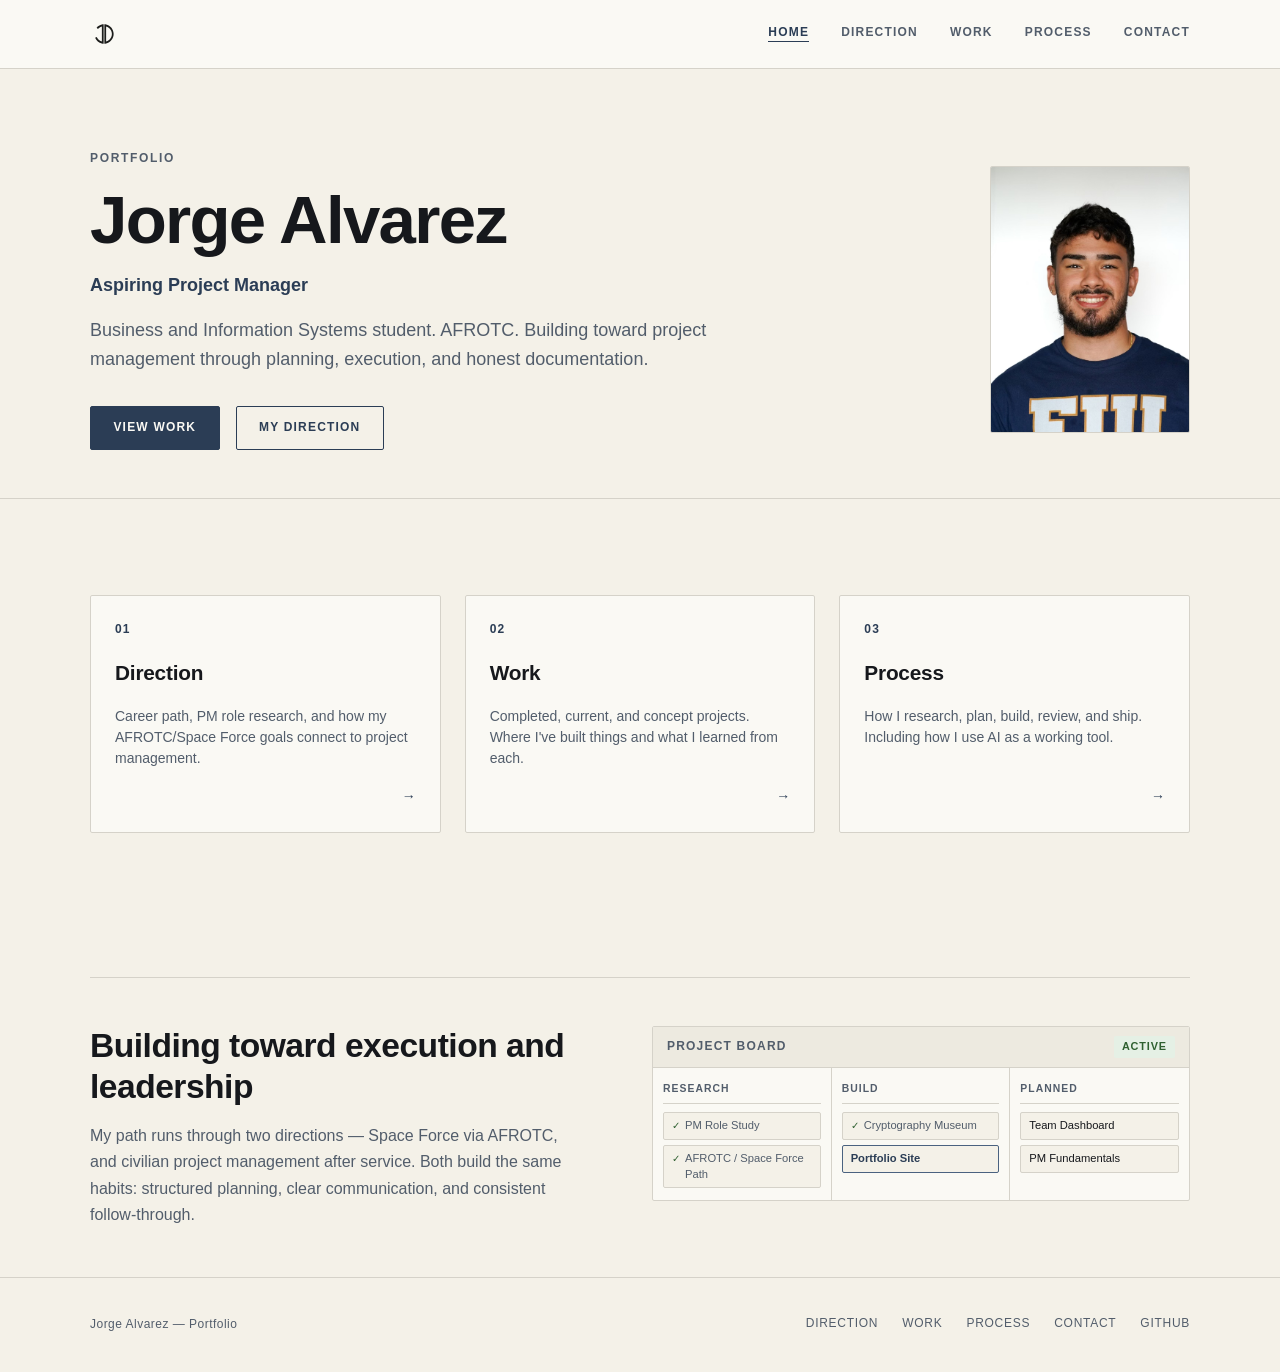
<file: index.html>
<!DOCTYPE html>
<html lang="en">
<head>
    <meta charset="UTF-8">
    <meta name="viewport" content="width=device-width, initial-scale=1.0">
    <meta name="description" content="Jorge Alvarez — Aspiring Project Manager. Business and Information Systems student building toward project management roles.">
    <title>Jorge Alvarez</title>
    <link rel="icon" type="image/svg+xml" href="assets/images/brand/ja-monogram.svg">
    <link rel="stylesheet" href="styles.css">
</head>
<body>

    <nav class="navbar">
        <div class="container">
            <div class="nav-brand" aria-label="Jorge Alvarez">
                <img src="assets/images/brand/ja-monogram.svg" alt="JA" class="nav-logo">
            </div>
            <ul class="nav-menu">
                <li><a href="index.html">Home</a></li>
                <li><a href="direction.html">Direction</a></li>
                <li><a href="work.html">Work</a></li>
                <li><a href="process.html">Process</a></li>
                <li><a href="contact.html">Contact</a></li>
            </ul>
        </div>
    </nav>

    <!-- Hero -->
    <section class="home-hero">
        <div class="container">
            <div class="hero-layout">
                <div class="hero-text">
                    <p class="section-label">Portfolio</p>
                    <h1>Jorge Alvarez</h1>
                    <p class="hero-role">Aspiring Project Manager</p>
                    <p class="hero-body">Business and Information Systems student. AFROTC. Building toward project management through planning, execution, and honest documentation.</p>
                    <div class="hero-cta">
                        <a href="work.html" class="btn btn-primary">View Work</a>
                        <a href="direction.html" class="btn btn-outline">My Direction</a>
                    </div>
                </div>
                <figure class="hero-profile">
                    <img src="assets/images/brand/profile.jpg" alt="Portrait of Jorge Alvarez." loading="eager">
                </figure>
            </div>
        </div>
    </section>

    <!-- Nav cards -->
    <section class="section">
        <div class="container">
            <div class="home-nav-cards">

                <a href="direction.html" class="home-nav-card">
                    <span class="hnc-label">01</span>
                    <span class="hnc-title">Direction</span>
                    <span class="hnc-desc">Career path, PM role research, and how my AFROTC/Space Force goals connect to project management.</span>
                    <span class="hnc-arrow">→</span>
                </a>

                <a href="work.html" class="home-nav-card">
                    <span class="hnc-label">02</span>
                    <span class="hnc-title">Work</span>
                    <span class="hnc-desc">Completed, current, and concept projects. Where I've built things and what I learned from each.</span>
                    <span class="hnc-arrow">→</span>
                </a>

                <a href="process.html" class="home-nav-card">
                    <span class="hnc-label">03</span>
                    <span class="hnc-title">Process</span>
                    <span class="hnc-desc">How I research, plan, build, review, and ship. Including how I use AI as a working tool.</span>
                    <span class="hnc-arrow">→</span>
                </a>

            </div>
        </div>
    </section>

    <!-- About + project board -->
    <section class="section">
        <div class="container">
            <hr class="section-rule">
            <div class="home-visual-row">
                <div class="hvr-text">
                    <h2>Building toward execution and leadership</h2>
                    <p>My path runs through two directions — Space Force via AFROTC, and civilian project management after service. Both build the same habits: structured planning, clear communication, and consistent follow-through.</p>
                </div>
                <!-- Project board — updated as projects move forward -->
                <div class="home-board">
                    <div class="hb-header">
                        <span class="hb-header-title">Project Board</span>
                        <span class="hb-badge">Active</span>
                    </div>
                    <div class="hb-lanes">
                        <div class="hb-lane">
                            <div class="hb-lane-label">Research</div>
                            <div class="hb-task hb-done">PM Role Study</div>
                            <div class="hb-task hb-done">AFROTC / Space Force Path</div>
                        </div>
                        <div class="hb-lane">
                            <div class="hb-lane-label">Build</div>
                            <div class="hb-task hb-done">Cryptography Museum</div>
                            <div class="hb-task hb-active">Portfolio Site</div>
                        </div>
                        <div class="hb-lane">
                            <div class="hb-lane-label">Planned</div>
                            <div class="hb-task">Team Dashboard</div>
                            <div class="hb-task">PM Fundamentals</div>
                        </div>
                    </div>
                </div>
            </div>
        </div>
    </section>

    <footer class="footer">
        <div class="container">
            <p>Jorge Alvarez — Portfolio</p>
            <ul class="footer-links">
                <li><a href="direction.html">Direction</a></li>
                <li><a href="work.html">Work</a></li>
                <li><a href="process.html">Process</a></li>
                <li><a href="contact.html">Contact</a></li>
                <li><a href="https://github.com/jdalvarez69" target="_blank" rel="noopener noreferrer">GitHub</a></li>
            </ul>
        </div>
    </footer>

    <script src="script.js"></script>
</body>
</html>
</file>
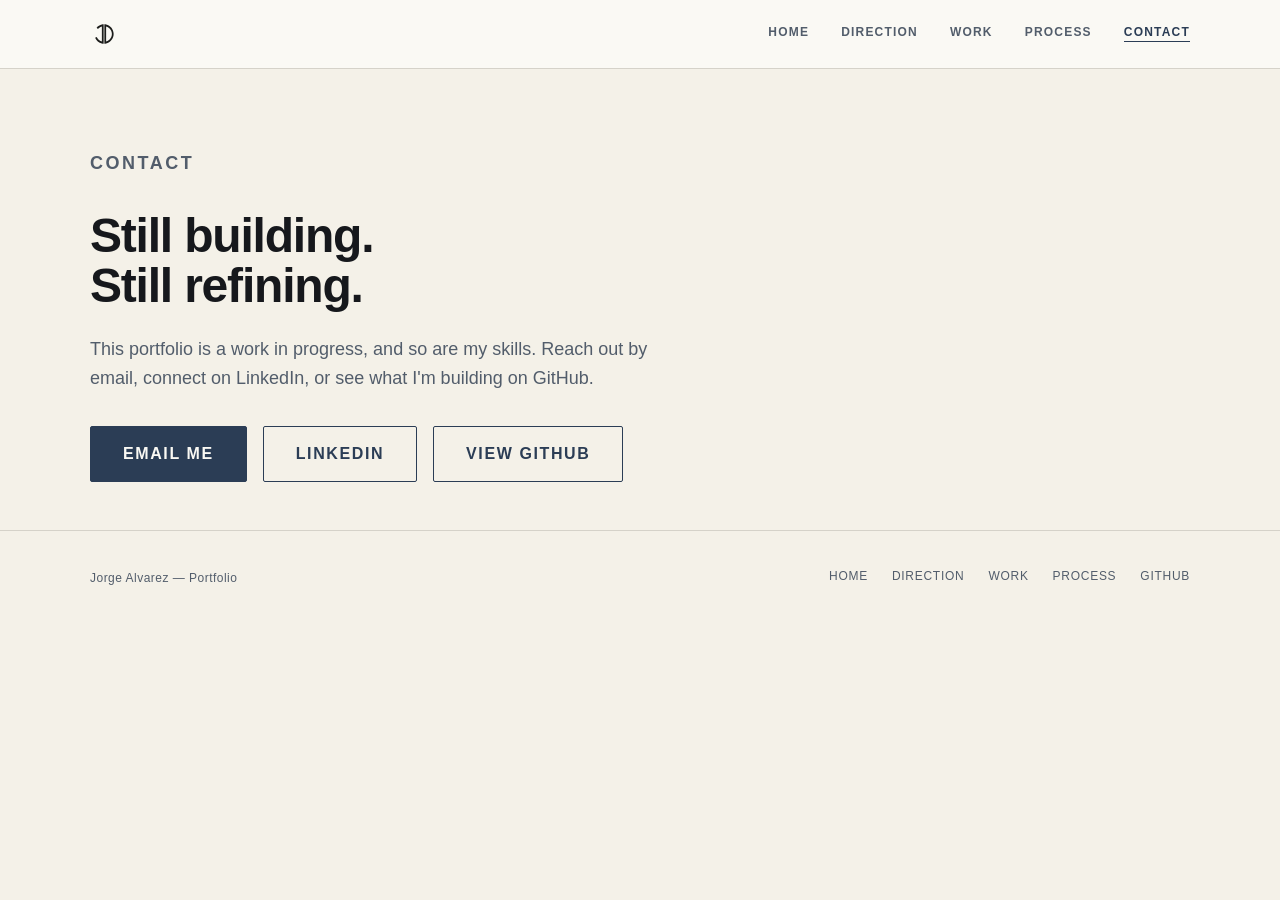
<file: contact.html>
<!DOCTYPE html>
<html lang="en">
<head>
    <meta charset="UTF-8">
    <meta name="viewport" content="width=device-width, initial-scale=1.0">
    <meta name="description" content="Jorge Alvarez — Contact.">
    <title>Contact — Jorge Alvarez</title>
    <link rel="icon" type="image/svg+xml" href="assets/images/brand/ja-monogram.svg">
    <link rel="stylesheet" href="styles.css">
</head>
<body>

    <nav class="navbar">
        <div class="container">
            <div class="nav-brand" aria-label="Jorge Alvarez">
                <img src="assets/images/brand/ja-monogram.svg" alt="JA" class="nav-logo">
            </div>
            <ul class="nav-menu">
                <li><a href="index.html">Home</a></li>
                <li><a href="direction.html">Direction</a></li>
                <li><a href="work.html">Work</a></li>
                <li><a href="process.html">Process</a></li>
                <li><a href="contact.html">Contact</a></li>
            </ul>
        </div>
    </nav>

    <section class="contact-section">
        <div class="container">
            <div class="contact-body">
                <p class="section-label">Contact</p>
                <h1>Still building.<br>Still refining.</h1>
                <p>This portfolio is a work in progress, and so are my skills. Reach out by email, connect on LinkedIn, or see what I'm building on GitHub.</p>
                <div class="contact-actions">
                    <a href="mailto:jda69@njit.edu" class="btn btn-primary btn-lg">Email Me</a>
                    <a href="https://www.linkedin.com/in/jorge-alvarez-75b151226/" class="btn btn-outline btn-lg" target="_blank" rel="noopener noreferrer">LinkedIn</a>
                    <a href="https://github.com/jdalvarez69" class="btn btn-outline btn-lg" target="_blank" rel="noopener noreferrer">View GitHub</a>
                </div>
            </div>
        </div>
    </section>

    <footer class="footer">
        <div class="container">
            <p>Jorge Alvarez — Portfolio</p>
            <ul class="footer-links">
                <li><a href="index.html">Home</a></li>
                <li><a href="direction.html">Direction</a></li>
                <li><a href="work.html">Work</a></li>
                <li><a href="process.html">Process</a></li>
                <li><a href="https://github.com/jdalvarez69" target="_blank" rel="noopener noreferrer">GitHub</a></li>
            </ul>
        </div>
    </footer>

    <script src="script.js"></script>
</body>
</html>
</file>
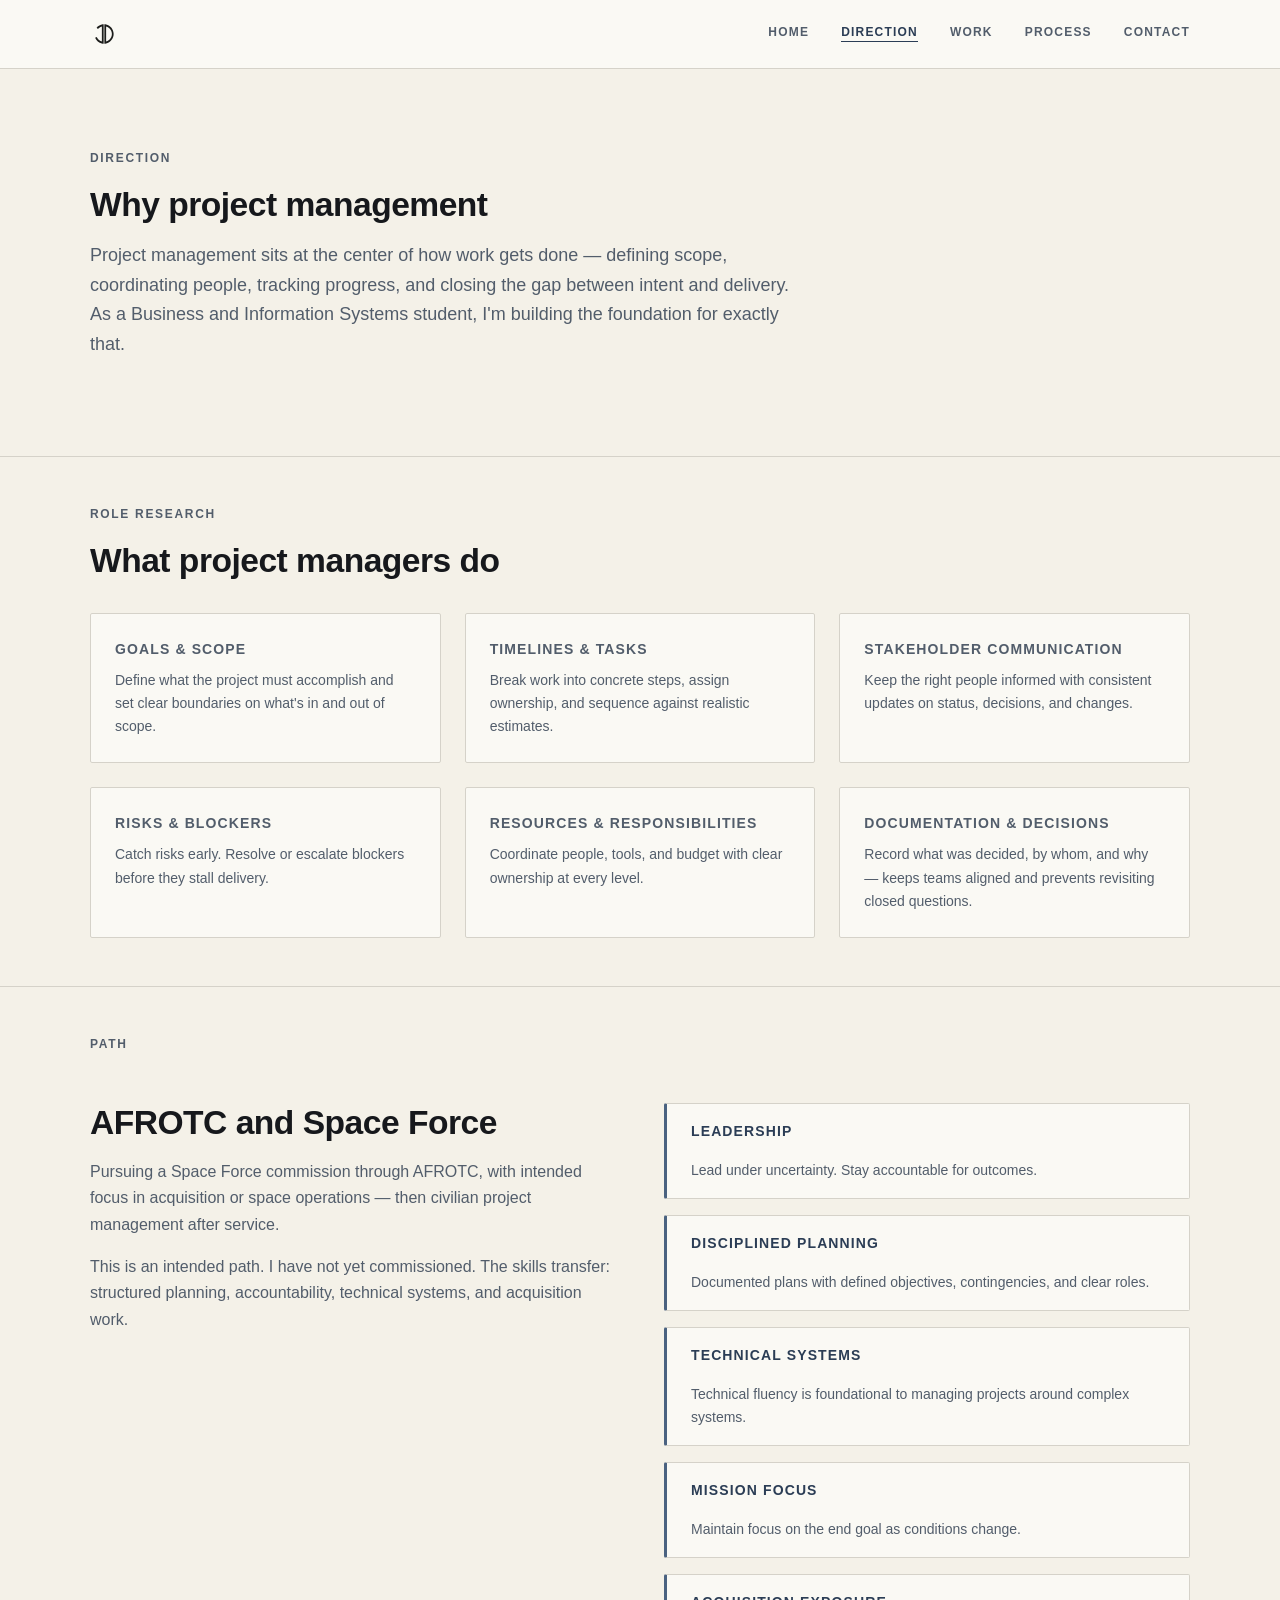
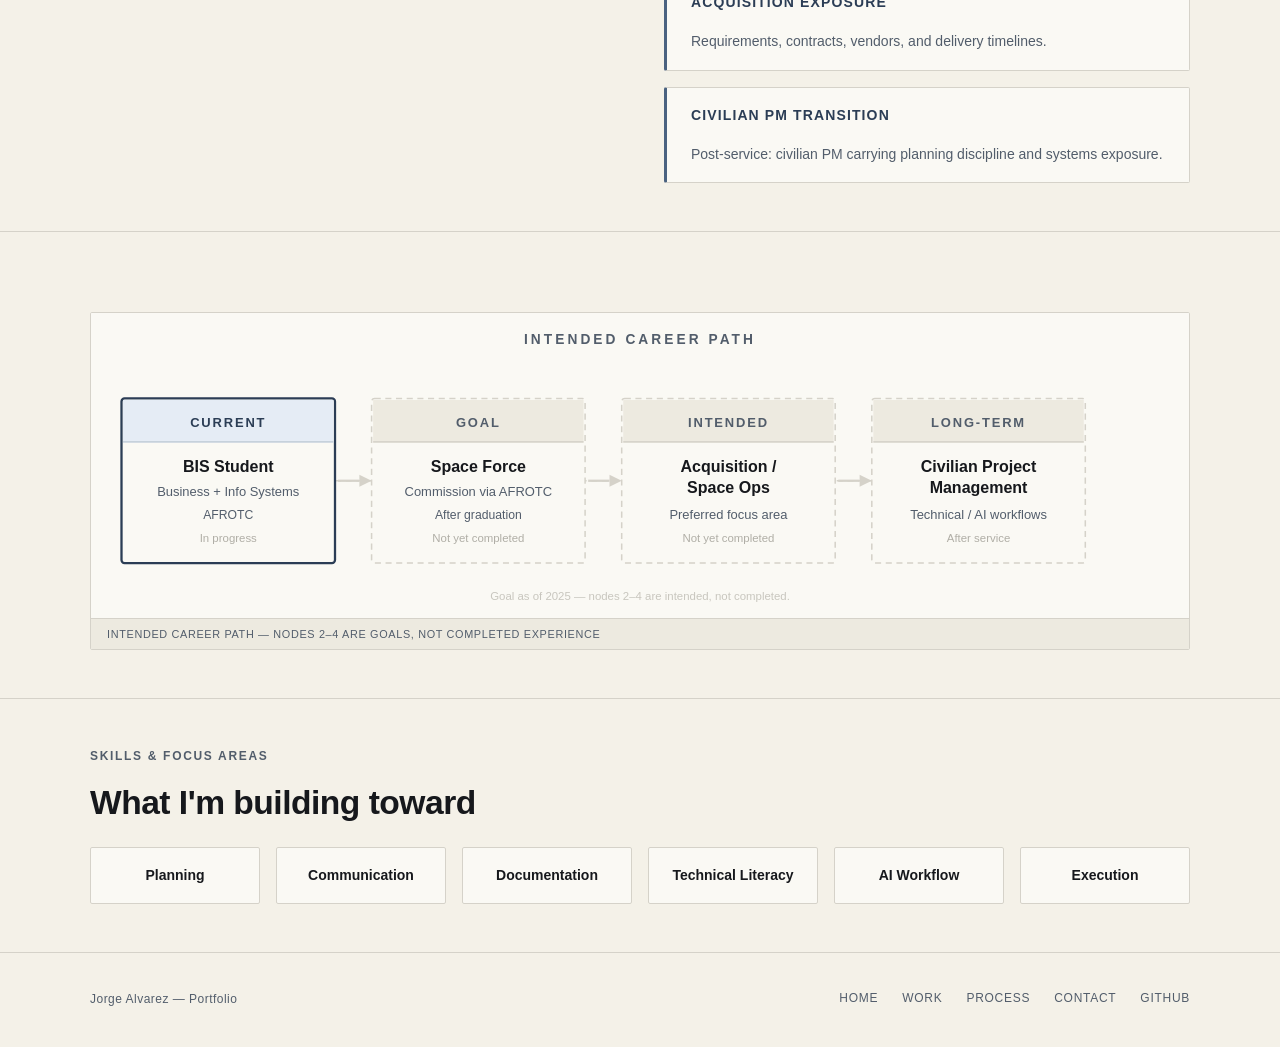
<file: direction.html>
<!DOCTYPE html>
<html lang="en">
<head>
    <meta charset="UTF-8">
    <meta name="viewport" content="width=device-width, initial-scale=1.0">
    <meta name="description" content="Jorge Alvarez — Direction. Project management research, career path, and Space Force goals.">
    <title>Direction — Jorge Alvarez</title>
    <link rel="icon" type="image/svg+xml" href="assets/images/brand/ja-monogram.svg">
    <link rel="stylesheet" href="styles.css">
</head>
<body>

    <nav class="navbar">
        <div class="container">
            <div class="nav-brand" aria-label="Jorge Alvarez">
                <img src="assets/images/brand/ja-monogram.svg" alt="JA" class="nav-logo">
            </div>
            <ul class="nav-menu">
                <li><a href="index.html">Home</a></li>
                <li><a href="direction.html">Direction</a></li>
                <li><a href="work.html">Work</a></li>
                <li><a href="process.html">Process</a></li>
                <li><a href="contact.html">Contact</a></li>
            </ul>
        </div>
    </nav>

    <!-- Intro -->
    <section class="section" style="padding-top: var(--sp-6);">
        <div class="container">
            <p class="section-label">Direction</p>
            <div class="direction-intro">
                <h2>Why project management</h2>
                <p>Project management sits at the center of how work gets done — defining scope, coordinating people, tracking progress, and closing the gap between intent and delivery. As a Business and Information Systems student, I'm building the foundation for exactly that.</p>
            </div>
        </div>
    </section>

    <!-- Role Research -->
    <section class="section" style="border-top: 1px solid var(--color-border);">
        <div class="container">
            <p class="section-label">Role Research</p>
            <h2 style="margin-bottom: var(--sp-4);">What project managers do</h2>
            <div class="research-grid">

                <div class="research-item">
                    <h3>Goals &amp; Scope</h3>
                    <p>Define what the project must accomplish and set clear boundaries on what's in and out of scope.</p>
                </div>

                <div class="research-item">
                    <h3>Timelines &amp; Tasks</h3>
                    <p>Break work into concrete steps, assign ownership, and sequence against realistic estimates.</p>
                </div>

                <div class="research-item">
                    <h3>Stakeholder Communication</h3>
                    <p>Keep the right people informed with consistent updates on status, decisions, and changes.</p>
                </div>

                <div class="research-item">
                    <h3>Risks &amp; Blockers</h3>
                    <p>Catch risks early. Resolve or escalate blockers before they stall delivery.</p>
                </div>

                <div class="research-item">
                    <h3>Resources &amp; Responsibilities</h3>
                    <p>Coordinate people, tools, and budget with clear ownership at every level.</p>
                </div>

                <div class="research-item">
                    <h3>Documentation &amp; Decisions</h3>
                    <p>Record what was decided, by whom, and why — keeps teams aligned and prevents revisiting closed questions.</p>
                </div>

            </div>
        </div>
    </section>

    <!-- Space Force / AFROTC Connection -->
    <section class="section" style="border-top: 1px solid var(--color-border);">
        <div class="container">
            <p class="section-label">Path</p>
            <div class="path-section">
                <div class="path-text">
                    <h2>AFROTC and Space Force</h2>
                    <p>Pursuing a Space Force commission through AFROTC, with intended focus in acquisition or space operations — then civilian project management after service.</p>
                    <p>This is an intended path. I have not yet commissioned. The skills transfer: structured planning, accountability, technical systems, and acquisition work.</p>
                </div>
                <div class="path-items">

                    <div class="path-item">
                        <h3>Leadership</h3>
                        <p>Lead under uncertainty. Stay accountable for outcomes.</p>
                    </div>

                    <div class="path-item">
                        <h3>Disciplined Planning</h3>
                        <p>Documented plans with defined objectives, contingencies, and clear roles.</p>
                    </div>

                    <div class="path-item">
                        <h3>Technical Systems</h3>
                        <p>Technical fluency is foundational to managing projects around complex systems.</p>
                    </div>

                    <div class="path-item">
                        <h3>Mission Focus</h3>
                        <p>Maintain focus on the end goal as conditions change.</p>
                    </div>

                    <div class="path-item">
                        <h3>Acquisition Exposure</h3>
                        <p>Requirements, contracts, vendors, and delivery timelines.</p>
                    </div>

                    <div class="path-item">
                        <h3>Civilian PM Transition</h3>
                        <p>Post-service: civilian PM carrying planning discipline and systems exposure.</p>
                    </div>

                </div>
            </div>
        </div>
    </section>

    <!-- Career Path Visual -->
    <section class="section" style="border-top: 1px solid var(--color-border);">
        <div class="container">
            <figure class="page-figure">
                <img src="assets/images/direction/career-path.svg"
                     alt="Diagram showing the intended career path from BIS Student through AFROTC and Space Force commission toward Acquisition or Space Operations and ultimately civilian project management."
                     loading="lazy">
                <figcaption>Intended Career Path — Nodes 2–4 are goals, not completed experience</figcaption>
            </figure>
        </div>
    </section>

    <!-- Skills / Focus Areas -->
    <section class="section" style="border-top: 1px solid var(--color-border);">
        <div class="container">
            <p class="section-label">Skills &amp; Focus Areas</p>
            <h2 style="margin-bottom: var(--sp-3);">What I'm building toward</h2>
            <div class="skills-row">
                <div class="skill-chip">Planning</div>
                <div class="skill-chip">Communication</div>
                <div class="skill-chip">Documentation</div>
                <div class="skill-chip">Technical Literacy</div>
                <div class="skill-chip">AI Workflow</div>
                <div class="skill-chip">Execution</div>
            </div>
        </div>
    </section>

    <footer class="footer">
        <div class="container">
            <p>Jorge Alvarez — Portfolio</p>
            <ul class="footer-links">
                <li><a href="index.html">Home</a></li>
                <li><a href="work.html">Work</a></li>
                <li><a href="process.html">Process</a></li>
                <li><a href="contact.html">Contact</a></li>
                <li><a href="https://github.com/jdalvarez69" target="_blank" rel="noopener noreferrer">GitHub</a></li>
            </ul>
        </div>
    </footer>

    <script src="script.js"></script>
</body>
</html>
</file>
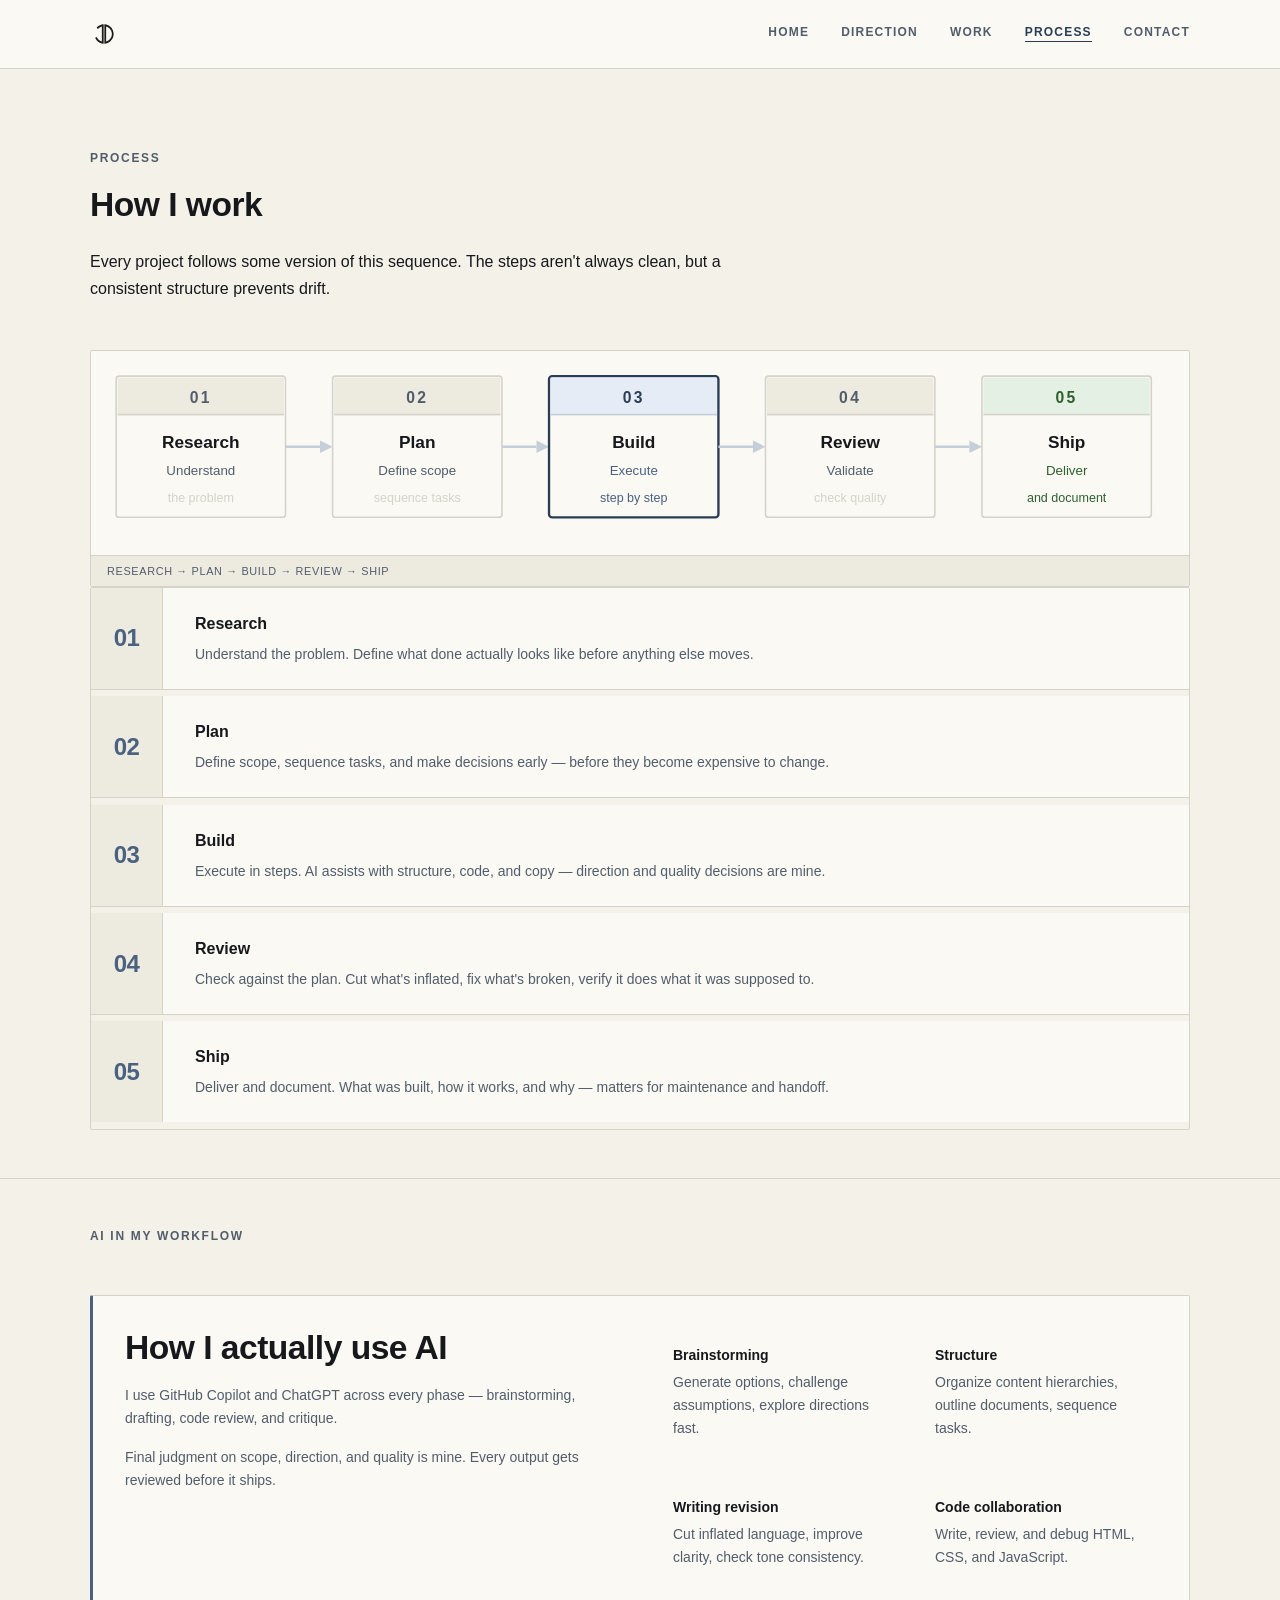
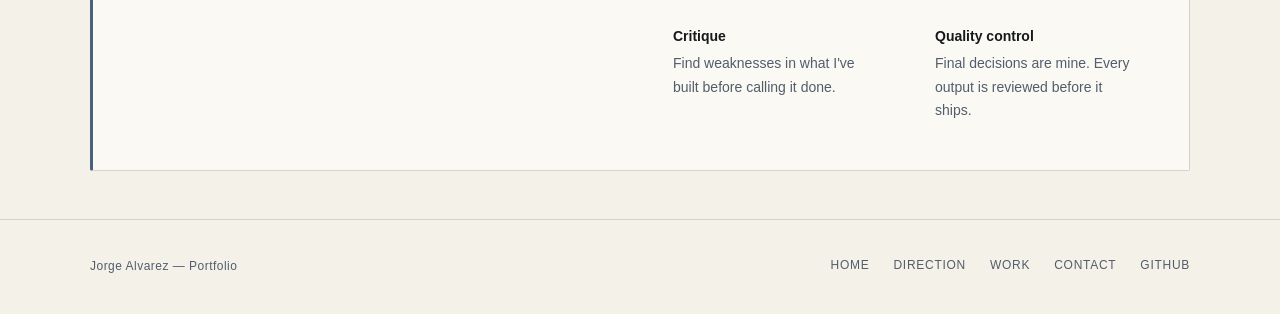
<file: process.html>
<!DOCTYPE html>
<html lang="en">
<head>
    <meta charset="UTF-8">
    <meta name="viewport" content="width=device-width, initial-scale=1.0">
    <meta name="description" content="Jorge Alvarez — Process. How I research, plan, build, review, and ship.">
    <title>Process — Jorge Alvarez</title>
    <link rel="icon" type="image/svg+xml" href="assets/images/brand/ja-monogram.svg">
    <link rel="stylesheet" href="styles.css">
</head>
<body>

    <nav class="navbar">
        <div class="container">
            <div class="nav-brand" aria-label="Jorge Alvarez">
                <img src="assets/images/brand/ja-monogram.svg" alt="JA" class="nav-logo">
            </div>
            <ul class="nav-menu">
                <li><a href="index.html">Home</a></li>
                <li><a href="direction.html">Direction</a></li>
                <li><a href="work.html">Work</a></li>
                <li><a href="process.html">Process</a></li>
                <li><a href="contact.html">Contact</a></li>
            </ul>
        </div>
    </nav>

    <section class="section" style="padding-top: var(--sp-6);">
        <div class="container">
            <p class="section-label">Process</p>
            <div style="max-width: 640px; margin-bottom: var(--sp-5);">
                <h2>How I work</h2>
                <p>Every project follows some version of this sequence. The steps aren't always clean, but a consistent structure prevents drift.</p>
            </div>

            <figure class="page-figure">
                <img src="assets/images/process/workflow-map.svg"
                     alt="Diagram showing the five-step process: Research, Plan, Build, Review, Ship."
                     loading="lazy">
                <figcaption>Research → Plan → Build → Review → Ship</figcaption>
            </figure>

            <!-- Process Steps -->
            <ol class="process-steps-list">

                <li class="process-step">
                    <div class="process-step-num">01</div>
                    <div class="process-step-body">
                        <h3>Research</h3>
                        <p>Understand the problem. Define what done actually looks like before anything else moves.</p>
                    </div>
                </li>

                <li class="process-step">
                    <div class="process-step-num">02</div>
                    <div class="process-step-body">
                        <h3>Plan</h3>
                        <p>Define scope, sequence tasks, and make decisions early — before they become expensive to change.</p>
                    </div>
                </li>

                <li class="process-step">
                    <div class="process-step-num">03</div>
                    <div class="process-step-body">
                        <h3>Build</h3>
                        <p>Execute in steps. AI assists with structure, code, and copy — direction and quality decisions are mine.</p>
                    </div>
                </li>

                <li class="process-step">
                    <div class="process-step-num">04</div>
                    <div class="process-step-body">
                        <h3>Review</h3>
                        <p>Check against the plan. Cut what's inflated, fix what's broken, verify it does what it was supposed to.</p>
                    </div>
                </li>

                <li class="process-step">
                    <div class="process-step-num">05</div>
                    <div class="process-step-body">
                        <h3>Ship</h3>
                        <p>Deliver and document. What was built, how it works, and why — matters for maintenance and handoff.</p>
                    </div>
                </li>

            </ol>
        </div>
    </section>

    <!-- AI Use Panel -->
    <section class="section" style="border-top: 1px solid var(--color-border);">
        <div class="container">
            <p class="section-label">AI in my workflow</p>
            <div class="ai-panel">
                <div class="ai-panel-text">
                    <h2>How I actually use AI</h2>
                    <p>I use GitHub Copilot and ChatGPT across every phase — brainstorming, drafting, code review, and critique.</p>
                    <p>Final judgment on scope, direction, and quality is mine. Every output gets reviewed before it ships.</p>
                </div>
                <div class="ai-panel-items">
                    <div class="ai-panel-item">
                        <strong>Brainstorming</strong>
                        <p>Generate options, challenge assumptions, explore directions fast.</p>
                    </div>
                    <div class="ai-panel-item">
                        <strong>Structure</strong>
                        <p>Organize content hierarchies, outline documents, sequence tasks.</p>
                    </div>
                    <div class="ai-panel-item">
                        <strong>Writing revision</strong>
                        <p>Cut inflated language, improve clarity, check tone consistency.</p>
                    </div>
                    <div class="ai-panel-item">
                        <strong>Code collaboration</strong>
                        <p>Write, review, and debug HTML, CSS, and JavaScript.</p>
                    </div>
                    <div class="ai-panel-item">
                        <strong>Critique</strong>
                        <p>Find weaknesses in what I've built before calling it done.</p>
                    </div>
                    <div class="ai-panel-item">
                        <strong>Quality control</strong>
                        <p>Final decisions are mine. Every output is reviewed before it ships.</p>
                    </div>
                </div>
            </div>
        </div>
    </section>

    <footer class="footer">
        <div class="container">
            <p>Jorge Alvarez — Portfolio</p>
            <ul class="footer-links">
                <li><a href="index.html">Home</a></li>
                <li><a href="direction.html">Direction</a></li>
                <li><a href="work.html">Work</a></li>
                <li><a href="contact.html">Contact</a></li>
                <li><a href="https://github.com/jdalvarez69" target="_blank" rel="noopener noreferrer">GitHub</a></li>
            </ul>
        </div>
    </footer>

    <script src="script.js"></script>
</body>
</html>
</file>
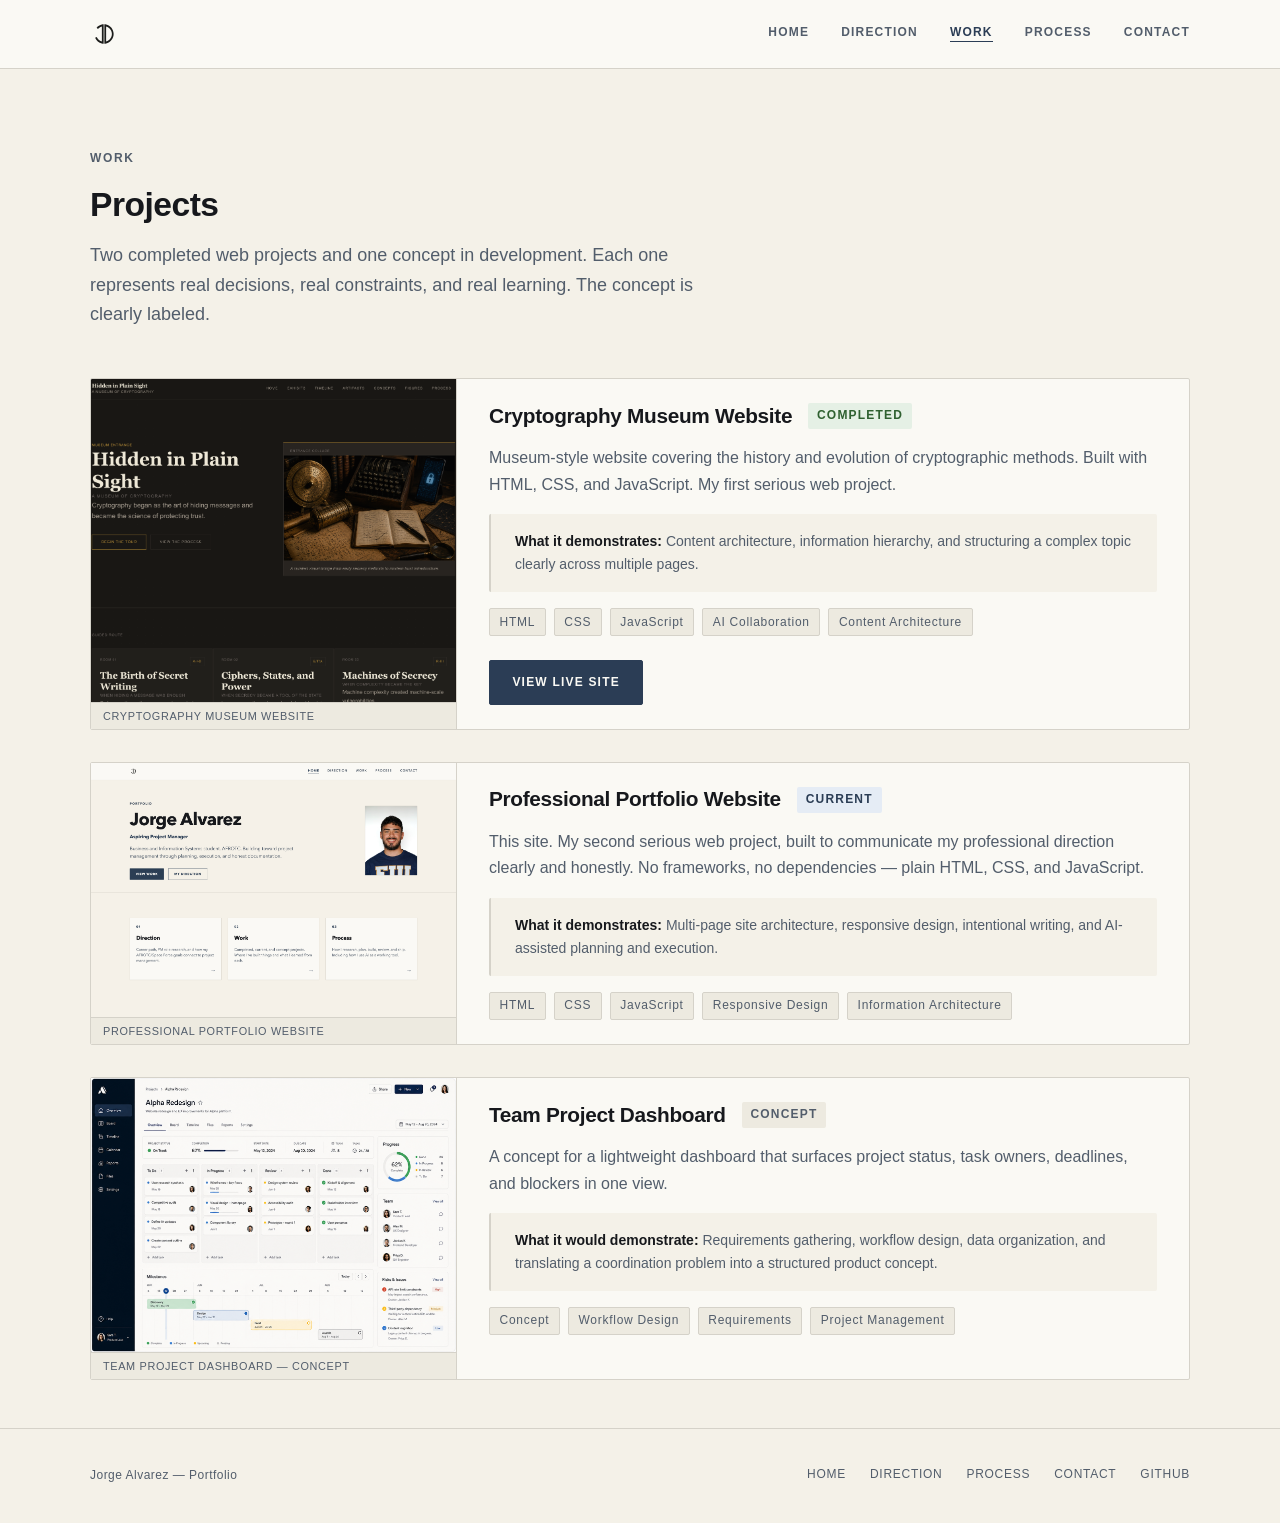
<file: work.html>
<!DOCTYPE html>
<html lang="en">
<head>
    <meta charset="UTF-8">
    <meta name="viewport" content="width=device-width, initial-scale=1.0">
    <meta name="description" content="Jorge Alvarez — Work. Completed, current, and concept projects.">
    <title>Work — Jorge Alvarez</title>
    <link rel="icon" type="image/svg+xml" href="assets/images/brand/ja-monogram.svg">
    <link rel="stylesheet" href="styles.css">
</head>
<body>

    <nav class="navbar">
        <div class="container">
            <div class="nav-brand" aria-label="Jorge Alvarez">
                <img src="assets/images/brand/ja-monogram.svg" alt="JA" class="nav-logo">
            </div>
            <ul class="nav-menu">
                <li><a href="index.html">Home</a></li>
                <li><a href="direction.html">Direction</a></li>
                <li><a href="work.html">Work</a></li>
                <li><a href="process.html">Process</a></li>
                <li><a href="contact.html">Contact</a></li>
            </ul>
        </div>
    </nav>

    <section class="section" style="padding-top: var(--sp-6);">
        <div class="container">
            <p class="section-label">Work</p>
            <div class="work-intro">
                <h2>Projects</h2>
                <p>Two completed web projects and one concept in development. Each one represents real decisions, real constraints, and real learning. The concept is clearly labeled.</p>
            </div>

            <div class="projects-list">

                <!-- Project 1: Cryptography Museum -->
                <div class="project-item">
                    <figure class="project-figure" data-label="Cryptography Museum Website">
                        <img src="assets/images/projects/cryptography-museum.png"
                             alt="Screenshot of the Cryptography Museum Website showing the main page layout and navigation"
                             loading="lazy"
                             onerror="this.closest('figure').classList.add('img-missing')">
                        <figcaption>Cryptography Museum Website</figcaption>
                    </figure>
                    <div class="project-item-body">
                        <div class="project-item-header">
                            <h2>Cryptography Museum Website</h2>
                            <span class="status status-completed">Completed</span>
                        </div>
                        <p class="project-item-desc">Museum-style website covering the history and evolution of cryptographic methods. Built with HTML, CSS, and JavaScript. My first serious web project.</p>
                        <div class="project-demonstrates">
                            <strong>What it demonstrates:</strong> Content architecture, information hierarchy, and structuring a complex topic clearly across multiple pages.
                        </div>
                        <div class="project-meta-row">
                            <span class="tag">HTML</span>
                            <span class="tag">CSS</span>
                            <span class="tag">JavaScript</span>
                            <span class="tag">AI Collaboration</span>
                            <span class="tag">Content Architecture</span>
                        </div>
                        <div class="project-actions">
                            <a href="https://jdalvarez69.github.io/HiddenInPlainSight_MuseumSite/" class="btn btn-primary" target="_blank" rel="noopener noreferrer">View Live Site</a>
                        </div>
                    </div>
                </div>

                <!-- Project 2: Portfolio Website -->
                <div class="project-item">
                    <figure class="project-figure" data-label="Professional Portfolio Website">
                        <img src="assets/images/projects/portfolio-site.png"
                             alt="Screenshot of Jorge Alvarez's professional portfolio website."
                             loading="lazy"
                             onerror="this.closest('figure').classList.add('img-missing')">
                        <figcaption>Professional Portfolio Website</figcaption>
                    </figure>
                    <div class="project-item-body">
                        <div class="project-item-header">
                            <h2>Professional Portfolio Website</h2>
                            <span class="status status-current">Current</span>
                        </div>
                        <p class="project-item-desc">This site. My second serious web project, built to communicate my professional direction clearly and honestly. No frameworks, no dependencies — plain HTML, CSS, and JavaScript.</p>
                        <div class="project-demonstrates">
                            <strong>What it demonstrates:</strong> Multi-page site architecture, responsive design, intentional writing, and AI-assisted planning and execution.
                        </div>
                        <div class="project-meta-row">
                            <span class="tag">HTML</span>
                            <span class="tag">CSS</span>
                            <span class="tag">JavaScript</span>
                            <span class="tag">Responsive Design</span>
                            <span class="tag">Information Architecture</span>
                        </div>
                    </div>
                </div>

                <!-- Project 3: Team Dashboard (Concept) -->
                <div class="project-item">
                    <figure class="project-figure" data-label="Team Project Dashboard Concept">
                        <img src="assets/images/projects/team-dashboard-concept.png"
                             alt="Project management dashboard concept with tasks, timeline, progress, and risks."
                             loading="lazy"
                             onerror="this.closest('figure').classList.add('img-missing')">
                        <figcaption>Team Project Dashboard — Concept</figcaption>
                    </figure>
                    <div class="project-item-body">
                        <div class="project-item-header">
                            <h2>Team Project Dashboard</h2>
                            <span class="status status-concept">Concept</span>
                        </div>
                        <p class="project-item-desc">A concept for a lightweight dashboard that surfaces project status, task owners, deadlines, and blockers in one view.</p>
                        <div class="project-demonstrates">
                            <strong>What it would demonstrate:</strong> Requirements gathering, workflow design, data organization, and translating a coordination problem into a structured product concept.
                        </div>
                        <div class="project-meta-row">
                            <span class="tag">Concept</span>
                            <span class="tag">Workflow Design</span>
                            <span class="tag">Requirements</span>
                            <span class="tag">Project Management</span>
                        </div>
                    </div>
                </div>

            </div>
        </div>
    </section>

    <footer class="footer">
        <div class="container">
            <p>Jorge Alvarez — Portfolio</p>
            <ul class="footer-links">
                <li><a href="index.html">Home</a></li>
                <li><a href="direction.html">Direction</a></li>
                <li><a href="process.html">Process</a></li>
                <li><a href="contact.html">Contact</a></li>
                <li><a href="https://github.com/jdalvarez69" target="_blank" rel="noopener noreferrer">GitHub</a></li>
            </ul>
        </div>
    </footer>

    <script src="script.js"></script>
</body>
</html>
</file>
<file: styles.css>
/* =============================================
   SHARED STYLES — Jorge Alvarez Portfolio
   Used by: index.html, direction.html,
            work.html, process.html, contact.html
   ============================================= */

/* ----- Reset ----- */
*, *::before, *::after {
    margin: 0;
    padding: 0;
    box-sizing: border-box;
}

/* ----- Design Tokens ----- */
:root {
    --color-bg:        #f4f1e8;
    --color-surface:   #faf9f4;
    --color-text:      #16181c;
    --color-muted:     #525d6b;
    --color-accent:    #2b3d55;
    --color-accent2:   #4a6280;
    --color-border:    #d5d2c9;
    --color-tag-bg:    #edeae0;

    --font-sans: "Avenir Next", "Segoe UI", "Helvetica Neue", Arial, sans-serif;

    --text-xs:   0.75rem;
    --text-sm:   0.875rem;
    --text-base: 1rem;
    --text-lg:   1.125rem;
    --text-xl:   1.3rem;
    --text-h2:   clamp(1.5rem, 2.8vw, 2.1rem);
    --text-h1:   clamp(2.4rem, 5.5vw, 4.2rem);

    --sp-1: 0.5rem;
    --sp-2: 1rem;
    --sp-3: 1.5rem;
    --sp-4: 2rem;
    --sp-5: 3rem;
    --sp-6: 5rem;

    --radius: 2px;
    --transition: 140ms ease;
}

/* ----- Base ----- */
html { scroll-behavior: smooth; }

/* Page entrance animation */
@keyframes pageFadeIn {
    from { opacity: 0; transform: translateY(5px); }
    to   { opacity: 1; transform: translateY(0); }
}

@keyframes pageFadeOut {
    from { opacity: 1; transform: translateY(0); }
    to   { opacity: 0; transform: translateY(-4px); }
}

body.page-exit {
    animation: pageFadeOut 150ms ease-in both;
}

body {
    font-family: var(--font-sans);
    font-size: var(--text-base);
    line-height: 1.65;
    color: var(--color-text);
    background: var(--color-bg);
    animation: pageFadeIn 260ms ease-out both;
}

a {
    color: inherit;
    text-decoration: none;
}

a:focus-visible,
.btn:focus-visible {
    outline: 2px solid var(--color-accent);
    outline-offset: 3px;
}

img {
    display: block;
    max-width: 100%;
}

/* ----- Layout ----- */
.container {
    width: min(1100px, 92%);
    margin: 0 auto;
}

/* ----- Navigation ----- */
.navbar {
    position: sticky;
    top: 0;
    z-index: 40;
    background: var(--color-surface);
    border-bottom: 1px solid var(--color-border);
    transition: border-color var(--transition);
}

.navbar.scrolled {
    border-bottom-color: #b8b5ac;
}

.navbar .container {
    min-height: 68px;
    display: flex;
    align-items: center;
    justify-content: space-between;
    gap: var(--sp-3);
}

.nav-brand {
    flex-shrink: 0;
    line-height: 0;
}

.nav-logo {
    height: 28px;
    width: auto;
    display: block;
}

.nav-menu {
    list-style: none;
    display: flex;
    gap: var(--sp-4);
}

.nav-menu a {
    font-size: var(--text-xs);
    font-weight: 600;
    letter-spacing: 0.1em;
    text-transform: uppercase;
    color: var(--color-muted);
    transition: color var(--transition);
    padding-bottom: 2px;
    border-bottom: 1px solid transparent;
}

.nav-menu a:hover {
    color: var(--color-text);
}

.nav-menu a.active {
    color: var(--color-accent);
    border-bottom-color: var(--color-accent);
}

/* ----- Typography ----- */
h1 {
    font-size: var(--text-h1);
    line-height: 1.04;
    letter-spacing: -0.025em;
    font-weight: 700;
}

h2 {
    font-size: var(--text-h2);
    line-height: 1.2;
    letter-spacing: -0.015em;
    font-weight: 700;
    margin-bottom: var(--sp-3);
}

h3 {
    font-size: var(--text-sm);
    font-weight: 700;
    letter-spacing: 0.08em;
    text-transform: uppercase;
    color: var(--color-muted);
    margin-bottom: var(--sp-2);
}

p { margin-bottom: var(--sp-2); }
p:last-child { margin-bottom: 0; }

ul { padding-left: 1.1rem; }
li { margin-bottom: 0.4rem; line-height: 1.5; }

/* ----- Sections ----- */
.section { padding: var(--sp-5) 0; }

.section-label {
    font-size: var(--text-xs);
    font-weight: 700;
    letter-spacing: 0.14em;
    text-transform: uppercase;
    color: var(--color-muted);
    margin-bottom: var(--sp-2);
}

.section-rule {
    border: none;
    border-top: 1px solid var(--color-border);
    margin: var(--sp-5) 0;
}

.section-intro {
    max-width: 680px;
    color: var(--color-muted);
    font-size: var(--text-lg);
    margin-bottom: var(--sp-4);
}

/* ----- Buttons ----- */
.btn {
    display: inline-block;
    border: 1px solid var(--color-accent);
    padding: 0.7rem 1.4rem;
    font-size: var(--text-xs);
    font-weight: 700;
    letter-spacing: 0.1em;
    text-transform: uppercase;
    transition: background var(--transition), color var(--transition);
    border-radius: var(--radius);
    cursor: pointer;
}

.btn-primary {
    background: var(--color-accent);
    color: #faf9f4;
}

.btn-primary:hover {
    background: #1d2d42;
}

.btn-outline {
    background: transparent;
    color: var(--color-accent);
}

.btn-outline:hover {
    background: var(--color-accent);
    color: #faf9f4;
}

/* ----- Tags ----- */
.tag {
    display: inline-block;
    background: var(--color-tag-bg);
    border: 1px solid var(--color-border);
    padding: 0.2rem 0.6rem;
    font-size: var(--text-xs);
    letter-spacing: 0.06em;
    color: var(--color-muted);
    border-radius: var(--radius);
}

/* ----- Status label ----- */
.status {
    display: inline-block;
    font-size: var(--text-xs);
    font-weight: 700;
    letter-spacing: 0.1em;
    text-transform: uppercase;
    padding: 0.2rem 0.55rem;
    border-radius: var(--radius);
}

.status-completed {
    background: #e5f0e5;
    color: #2f6030;
}

.status-current {
    background: #e5ecf5;
    color: var(--color-accent);
}

.status-concept {
    background: var(--color-tag-bg);
    color: var(--color-muted);
}

/* ----- Surface cards ----- */
.card {
    background: var(--color-surface);
    border: 1px solid var(--color-border);
    padding: var(--sp-3);
    border-radius: var(--radius);
}

/* ----- Visual Panel (abstract placeholder) ----- */
.visual-panel {
    background: var(--color-surface);
    border: 1px solid var(--color-border);
    border-radius: var(--radius);
    overflow: hidden;
    position: relative;
}

.visual-panel-inner {
    padding: var(--sp-4);
    display: grid;
    gap: var(--sp-2);
}

.vp-row {
    display: flex;
    gap: var(--sp-2);
    align-items: flex-start;
}

.vp-block {
    background: var(--color-tag-bg);
    border: 1px solid var(--color-border);
    border-radius: var(--radius);
    flex: 1;
    height: 38px;
}

.vp-block-sm {
    flex: 0 0 28px;
    height: 28px;
    background: #d5d2c9;
}

.vp-block-accent {
    background: #c4cfd9;
    border-color: #a9b8c6;
}

.vp-bar {
    height: 8px;
    border-radius: 1px;
    background: var(--color-border);
}

.vp-bar-fill {
    height: 100%;
    background: var(--color-accent2);
    border-radius: 1px;
}

/* ----- Project card image placeholder ----- */
.project-thumb {
    width: 100%;
    aspect-ratio: 16 / 7;
    background: var(--color-tag-bg);
    border-bottom: 1px solid var(--color-border);
    display: flex;
    align-items: center;
    justify-content: center;
    position: relative;
    overflow: hidden;
}

.project-thumb-inner {
    display: grid;
    grid-template-columns: repeat(4, 1fr);
    grid-template-rows: repeat(3, 1fr);
    gap: 6px;
    padding: var(--sp-3);
    width: 100%;
    height: 100%;
}

.project-thumb-inner span {
    display: block;
    background: var(--color-border);
    border-radius: 1px;
}

.project-thumb-inner span:nth-child(1) { grid-column: span 2; background: #c4cfd9; }
.project-thumb-inner span:nth-child(5) { grid-column: span 3; }
.project-thumb-inner span:nth-child(9) { grid-column: span 2; background: #cdd5dc; }

/* ----- Footer ----- */
.footer {
    border-top: 1px solid var(--color-border);
    padding: var(--sp-4) 0;
}

.footer .container {
    display: flex;
    align-items: center;
    justify-content: space-between;
    gap: var(--sp-3);
    flex-wrap: wrap;
}

.footer p {
    margin: 0;
    font-size: var(--text-xs);
    color: var(--color-muted);
    letter-spacing: 0.04em;
}

.footer-links {
    list-style: none;
    display: flex;
    gap: var(--sp-3);
}

.footer-links a {
    font-size: var(--text-xs);
    letter-spacing: 0.06em;
    text-transform: uppercase;
    color: var(--color-muted);
    transition: color var(--transition);
}

.footer-links a:hover { color: var(--color-text); }

/* ==============================================
   HOME PAGE
   ============================================== */
.home-hero {
    padding: var(--sp-6) 0 var(--sp-5);
    border-bottom: 1px solid var(--color-border);
}

.home-hero h1 {
    margin-bottom: var(--sp-2);
}

.hero-role {
    font-size: var(--text-lg);
    font-weight: 700;
    color: var(--color-accent);
    margin-bottom: var(--sp-2);
}

.hero-body {
    max-width: 640px;
    color: var(--color-muted);
    font-size: var(--text-lg);
    line-height: 1.6;
    margin-bottom: var(--sp-2);
}

.hero-path {
    max-width: 640px;
    color: var(--color-muted);
    font-size: var(--text-base);
    margin-bottom: var(--sp-4);
}

/* Hero two-column layout with profile image */
.hero-layout {
    display: grid;
    grid-template-columns: 1fr 200px;
    gap: var(--sp-5);
    align-items: center;
}

.hero-profile {
    margin: 0;
}

.hero-profile img {
    width: 100%;
    aspect-ratio: 3 / 4;
    object-fit: cover;
    object-position: top center;
    border: 1px solid var(--color-border);
    border-radius: var(--radius);
    display: block;
}

/* Home nav cards */
.home-nav-cards {
    display: grid;
    grid-template-columns: repeat(3, minmax(0, 1fr));
    gap: var(--sp-3);
    margin-top: var(--sp-5);
}

.home-nav-card {
    background: var(--color-surface);
    border: 1px solid var(--color-border);
    padding: var(--sp-3);
    border-radius: var(--radius);
    display: flex;
    flex-direction: column;
    gap: var(--sp-2);
    transition: border-color var(--transition), transform var(--transition), box-shadow var(--transition);
    text-decoration: none;
    color: inherit;
}

.home-nav-card:hover {
    border-color: var(--color-accent2);
    transform: translateY(-2px);
    box-shadow: 0 4px 16px rgba(43,61,85,0.07);
}

.hnc-label {
    font-size: var(--text-xs);
    font-weight: 700;
    letter-spacing: 0.1em;
    text-transform: uppercase;
    color: var(--color-accent);
}

.hnc-title {
    font-size: var(--text-xl);
    font-weight: 700;
    letter-spacing: -0.01em;
    color: var(--color-text);
}

.hnc-desc {
    font-size: var(--text-sm);
    color: var(--color-muted);
    line-height: 1.5;
    flex: 1;
}

.hnc-arrow {
    font-size: var(--text-sm);
    color: var(--color-accent);
    align-self: flex-end;
}

/* Home visual panel */
.home-visual-row {
    display: grid;
    grid-template-columns: 1fr 1fr;
    gap: var(--sp-3);
    margin-top: var(--sp-4);
    align-items: start;
}

.hvr-text h2 {
    margin-bottom: var(--sp-2);
}

.hvr-text p {
    color: var(--color-muted);
    max-width: 480px;
}

/* Hero CTA row */
.hero-cta {
    display: flex;
    gap: var(--sp-2);
    flex-wrap: wrap;
    margin-top: var(--sp-4);
}

/* Home Project Board */
.home-board {
    background: var(--color-surface);
    border: 1px solid var(--color-border);
    border-radius: var(--radius);
    overflow: hidden;
    font-size: var(--text-xs);
    user-select: none;
    align-self: start;
}

.hb-header {
    display: flex;
    align-items: center;
    justify-content: space-between;
    padding: 9px 14px;
    border-bottom: 1px solid var(--color-border);
    background: var(--color-tag-bg);
}

.hb-header-title {
    font-size: var(--text-xs);
    font-weight: 700;
    letter-spacing: 0.1em;
    text-transform: uppercase;
    color: var(--color-muted);
}

.hb-badge {
    font-size: 0.68rem;
    font-weight: 700;
    letter-spacing: 0.08em;
    text-transform: uppercase;
    color: #2f6030;
    background: #e5f0e5;
    padding: 2px 8px;
    border-radius: var(--radius);
}

.hb-lanes {
    display: grid;
    grid-template-columns: repeat(3, 1fr);
}

.hb-lane {
    padding: 12px 10px;
    border-right: 1px solid var(--color-border);
}

.hb-lane:last-child {
    border-right: none;
}

.hb-lane-label {
    font-size: 0.65rem;
    font-weight: 700;
    letter-spacing: 0.1em;
    text-transform: uppercase;
    color: var(--color-muted);
    margin-bottom: 8px;
    padding-bottom: 6px;
    border-bottom: 1px solid var(--color-border);
}

.hb-task {
    background: var(--color-bg);
    border: 1px solid var(--color-border);
    border-radius: var(--radius);
    padding: 5px 8px;
    margin-bottom: 5px;
    font-size: 0.7rem;
    line-height: 1.4;
    color: var(--color-text);
}

.hb-task:last-child { margin-bottom: 0; }

.hb-task.hb-done {
    color: var(--color-muted);
    display: flex;
    align-items: flex-start;
    gap: 5px;
}

.hb-task.hb-done::before {
    content: "✓";
    color: #2f6030;
    font-size: 0.65rem;
    flex-shrink: 0;
    margin-top: 1px;
}

.hb-task.hb-active {
    border-color: var(--color-accent2);
    color: var(--color-accent);
    font-weight: 600;
}

/* ==============================================
   DIRECTION PAGE
   ============================================== */
.direction-intro {
    max-width: 700px;
    margin-bottom: var(--sp-5);
}

.direction-intro h2 { margin-bottom: var(--sp-2); }

.direction-intro p {
    color: var(--color-muted);
    font-size: var(--text-lg);
}

.research-grid {
    display: grid;
    grid-template-columns: repeat(3, minmax(0, 1fr));
    gap: var(--sp-3);
}

.research-item {
    background: var(--color-surface);
    border: 1px solid var(--color-border);
    padding: var(--sp-3);
    border-radius: var(--radius);
    transition: border-color var(--transition), box-shadow var(--transition);
}

.research-item:hover {
    border-color: var(--color-accent2);
    box-shadow: 0 2px 8px rgba(0,0,0,0.05);
}

.research-item h3 { margin-bottom: var(--sp-1); }

.research-item p {
    font-size: var(--text-sm);
    color: var(--color-muted);
    margin: 0;
}

.path-section {
    margin-top: var(--sp-5);
    display: grid;
    grid-template-columns: 1fr 1fr;
    gap: var(--sp-5);
    align-items: start;
}

.path-text h2 { margin-bottom: var(--sp-2); }
.path-text p { color: var(--color-muted); }

.path-items {
    display: flex;
    flex-direction: column;
    gap: var(--sp-2);
}

.path-item {
    background: var(--color-surface);
    border: 1px solid var(--color-border);
    border-left: 3px solid var(--color-accent2);
    padding: var(--sp-2) var(--sp-3);
    border-radius: var(--radius);
    transition: box-shadow var(--transition);
}

.path-item:hover {
    box-shadow: 0 2px 8px rgba(0,0,0,0.05);
}

.path-item h3 { color: var(--color-accent); }
.path-item p { font-size: var(--text-sm); color: var(--color-muted); margin: 0; }

.skills-row {
    display: grid;
    grid-template-columns: repeat(6, minmax(0, 1fr));
    gap: var(--sp-2);
    margin-top: var(--sp-3);
}

.skill-chip {
    background: var(--color-surface);
    border: 1px solid var(--color-border);
    padding: var(--sp-2) var(--sp-2);
    text-align: center;
    font-size: var(--text-sm);
    font-weight: 600;
    color: var(--color-text);
    border-radius: var(--radius);
}

/* ==============================================
   WORK PAGE
   ============================================== */
.work-intro {
    max-width: 640px;
    margin-bottom: var(--sp-5);
}

.work-intro h2 { margin-bottom: var(--sp-2); }

.work-intro p {
    font-size: var(--text-lg);
    color: var(--color-muted);
}

.projects-list {
    display: flex;
    flex-direction: column;
    gap: var(--sp-4);
}

.project-item {
    background: var(--color-surface);
    border: 1px solid var(--color-border);
    border-radius: var(--radius);
    overflow: hidden;
    display: grid;
    grid-template-columns: 1fr 2fr;
    transition: box-shadow var(--transition);
}

.project-item:hover {
    box-shadow: 0 3px 12px rgba(0,0,0,0.07);
}

.project-item-visual {
    background: var(--color-tag-bg);
    border-right: 1px solid var(--color-border);
    min-height: 180px;
    display: flex;
    align-items: center;
    justify-content: center;
    padding: var(--sp-3);
}

.project-item-visual-grid {
    width: 100%;
    display: grid;
    grid-template-columns: repeat(3, 1fr);
    grid-template-rows: repeat(4, 1fr);
    gap: 5px;
    aspect-ratio: 4 / 3;
}

.project-item-visual-grid span {
    display: block;
    background: var(--color-border);
    border-radius: 1px;
}

.project-item-visual-grid span:nth-child(1) { grid-column: span 2; background: #c4cfd9; }
.project-item-visual-grid span:nth-child(4) { grid-column: span 3; }
.project-item-visual-grid span:nth-child(7) { grid-column: span 2; background: #cdd5dc; }
.project-item-visual-grid span:nth-child(10) { grid-column: span 3; }

.project-item-body {
    padding: var(--sp-3) var(--sp-4);
}

.project-item-header {
    display: flex;
    align-items: center;
    gap: var(--sp-2);
    margin-bottom: var(--sp-2);
    flex-wrap: wrap;
}

.project-item-header h2 {
    font-size: var(--text-xl);
    margin: 0;
}

.project-item-desc {
    color: var(--color-muted);
    margin-bottom: var(--sp-2);
    font-size: var(--text-base);
}

.project-meta-row {
    display: flex;
    flex-wrap: wrap;
    gap: var(--sp-1);
    margin-top: var(--sp-2);
}

.project-actions {
    display: flex;
    flex-wrap: wrap;
    gap: var(--sp-2);
    margin-top: var(--sp-3);
}

.project-demonstrates {
    margin-top: var(--sp-2);
    font-size: var(--text-sm);
    color: var(--color-muted);
    padding: var(--sp-2) var(--sp-3);
    background: var(--color-bg);
    border-left: 2px solid var(--color-border);
    border-radius: var(--radius);
}

.project-demonstrates strong {
    color: var(--color-text);
    font-weight: 600;
}

/* ----- Project Image Slots ----- */
.project-figure {
    margin: 0;
    position: relative;
    background: var(--color-surface);
    border-right: 1px solid var(--color-border);
    min-height: 180px;
    display: flex;
    flex-direction: column;
    overflow: hidden;
}

.project-figure img {
    width: 100%;
    flex: 1;
    min-height: 0;
    object-fit: cover;
    display: block;
}

.project-figure figcaption {
    padding: 6px 12px;
    font-size: 0.68rem;
    letter-spacing: 0.06em;
    color: var(--color-muted);
    background: var(--color-tag-bg);
    border-top: 1px solid var(--color-border);
    text-transform: uppercase;
    line-height: 1.3;
    flex-shrink: 0;
}

/* Intentional labeled fallback when image file is not yet present */
.project-figure.img-missing {
    justify-content: center;
    align-items: center;
    background: var(--color-bg);
}

.project-figure.img-missing::before {
    content: attr(data-label);
    position: absolute;
    top: 50%;
    left: 50%;
    transform: translate(-50%, -50%);
    font-size: 0.65rem;
    letter-spacing: 0.14em;
    text-transform: uppercase;
    color: #c8c5bc;
    white-space: nowrap;
    text-align: center;
}

.project-figure.img-missing img,
.project-figure.img-missing figcaption {
    display: none;
}

/* Full-width figure blocks on direction/process pages */
.page-figure {
    margin: var(--sp-4) 0 0;
    border: 1px solid var(--color-border);
    border-radius: var(--radius);
    overflow: hidden;
    background: var(--color-surface);
}

.page-figure img {
    width: 100%;
    display: block;
}

.page-figure figcaption {
    padding: 8px 16px;
    font-size: 0.68rem;
    letter-spacing: 0.06em;
    text-transform: uppercase;
    color: var(--color-muted);
    background: var(--color-tag-bg);
    border-top: 1px solid var(--color-border);
    line-height: 1.3;
}

/* ==============================================
   PROCESS PAGE
   ============================================== */
.process-intro {
    max-width: 680px;
    margin-bottom: var(--sp-5);
}

.process-intro h2 { margin-bottom: var(--sp-2); }
.process-intro p { color: var(--color-muted); font-size: var(--text-lg); }

.process-steps-list {
    display: flex;
    flex-direction: column;
    gap: 0;
    border: 1px solid var(--color-border);
    border-radius: var(--radius);
    overflow: hidden;
}

.process-step {
    display: grid;
    grid-template-columns: 72px 1fr;
    align-items: stretch;
    border-bottom: 1px solid var(--color-border);
    background: var(--color-surface);
    transition: background var(--transition);
}

.process-step:hover {
    background: var(--color-tag-bg);
}

.process-step:last-child { border-bottom: none; }

.process-step-num {
    display: flex;
    align-items: center;
    justify-content: center;
    font-size: 1.5rem;
    font-weight: 800;
    color: var(--color-accent2);
    background: var(--color-tag-bg);
    border-right: 1px solid var(--color-border);
    letter-spacing: -0.03em;
}

.process-step-body {
    padding: var(--sp-3) var(--sp-4);
}

.process-step-body h3 {
    font-size: var(--text-base);
    text-transform: none;
    letter-spacing: 0;
    color: var(--color-text);
    font-weight: 700;
    margin-bottom: var(--sp-1);
}

.process-step-body p {
    font-size: var(--text-sm);
    color: var(--color-muted);
    margin: 0;
}

.ai-panel {
    margin-top: var(--sp-5);
    background: var(--color-surface);
    border: 1px solid var(--color-border);
    border-left: 3px solid var(--color-accent2);
    padding: var(--sp-4);
    border-radius: var(--radius);
    display: grid;
    grid-template-columns: 1fr 1fr;
    gap: var(--sp-4);
}

.ai-panel h2 {
    margin-bottom: var(--sp-2);
}

.ai-panel h3 {
    text-transform: none;
    letter-spacing: 0;
    font-size: var(--text-base);
    color: var(--color-text);
}

.ai-panel p, .ai-panel li {
    font-size: var(--text-sm);
    color: var(--color-muted);
}

.ai-panel-text p {
    font-size: var(--text-sm);
    color: var(--color-muted);
    margin-bottom: var(--sp-2);
}

.ai-panel-items {
    display: grid;
    grid-template-columns: 1fr 1fr;
    gap: var(--sp-3);
}

.ai-panel-item {
    padding: var(--sp-2);
    border-radius: var(--radius);
    transition: background var(--transition);
}

.ai-panel-item:hover {
    background: var(--color-tag-bg);
}

.ai-panel-item strong {
    display: block;
    font-size: var(--text-sm);
    color: var(--color-text);
    margin-bottom: 4px;
}

.ai-panel-item p {
    font-size: var(--text-sm);
    color: var(--color-muted);
    margin: 0;
}

.btn-lg {
    padding: 14px 32px;
    font-size: var(--text-base);
}

/* ==============================================
   CONTACT PAGE
   ============================================== */
.contact-section {
    padding: var(--sp-6) 0 var(--sp-5);
}

.contact-body {
    max-width: 560px;
}

.contact-body h1 {
    font-size: clamp(2rem, 4vw, 3rem);
    margin-bottom: var(--sp-3);
}

.contact-body p {
    font-size: var(--text-lg);
    color: var(--color-muted);
    margin-bottom: var(--sp-4);
}

.contact-actions {
    display: flex;
    gap: var(--sp-2);
    flex-wrap: wrap;
}

/* ==============================================
   RESPONSIVE
   ============================================== */
@media (max-width: 900px) {
    .home-nav-cards {
        grid-template-columns: repeat(2, minmax(0, 1fr));
    }

    .research-grid {
        grid-template-columns: repeat(2, minmax(0, 1fr));
    }

    .path-section {
        grid-template-columns: 1fr;
        gap: var(--sp-4);
    }

    .skills-row {
        grid-template-columns: repeat(3, minmax(0, 1fr));
    }

    .project-item {
        grid-template-columns: 1fr;
    }

    .project-item-visual {
        border-right: none;
        border-bottom: 1px solid var(--color-border);
        min-height: 120px;
    }

    .ai-panel {
        grid-template-columns: 1fr;
        gap: var(--sp-3);
    }

    .home-visual-row {
        grid-template-columns: 1fr;
    }

    .hb-lanes {
        grid-template-columns: 1fr;
    }

    .hb-lane {
        border-right: none;
        border-bottom: 1px solid var(--color-border);
    }

    .hb-lane:last-child {
        border-bottom: none;
    }

    .project-figure {
        border-right: none;
        border-bottom: 1px solid var(--color-border);
        min-height: 140px;
    }
}

@media (max-width: 640px) {
    .navbar .container {
        flex-direction: column;
        align-items: flex-start;
        padding: var(--sp-2) 0;
        gap: var(--sp-2);
    }

    .nav-menu {
        gap: var(--sp-2);
        flex-wrap: wrap;
    }

    .home-nav-cards {
        grid-template-columns: 1fr;
    }

    .research-grid {
        grid-template-columns: 1fr;
    }

    .skills-row {
        grid-template-columns: repeat(2, minmax(0, 1fr));
    }

    .process-step {
        grid-template-columns: 48px 1fr;
    }

    .process-step-num {
        font-size: 1.2rem;
    }

    .hero-layout {
        grid-template-columns: 1fr;
    }

    .hero-profile {
        max-width: 160px;
    }

    h1 { letter-spacing: -0.02em; }

    .contact-actions .btn {
        flex: 1 1 100%;
        text-align: center;
    }
}

@media (prefers-reduced-motion: reduce) {
    *, *::before, *::after {
        animation: none !important;
        transition: none !important;
    }
}

@media print {
    .navbar { display: none; }
    body { background: white; }
    a { text-decoration: underline; }
}
</file>
